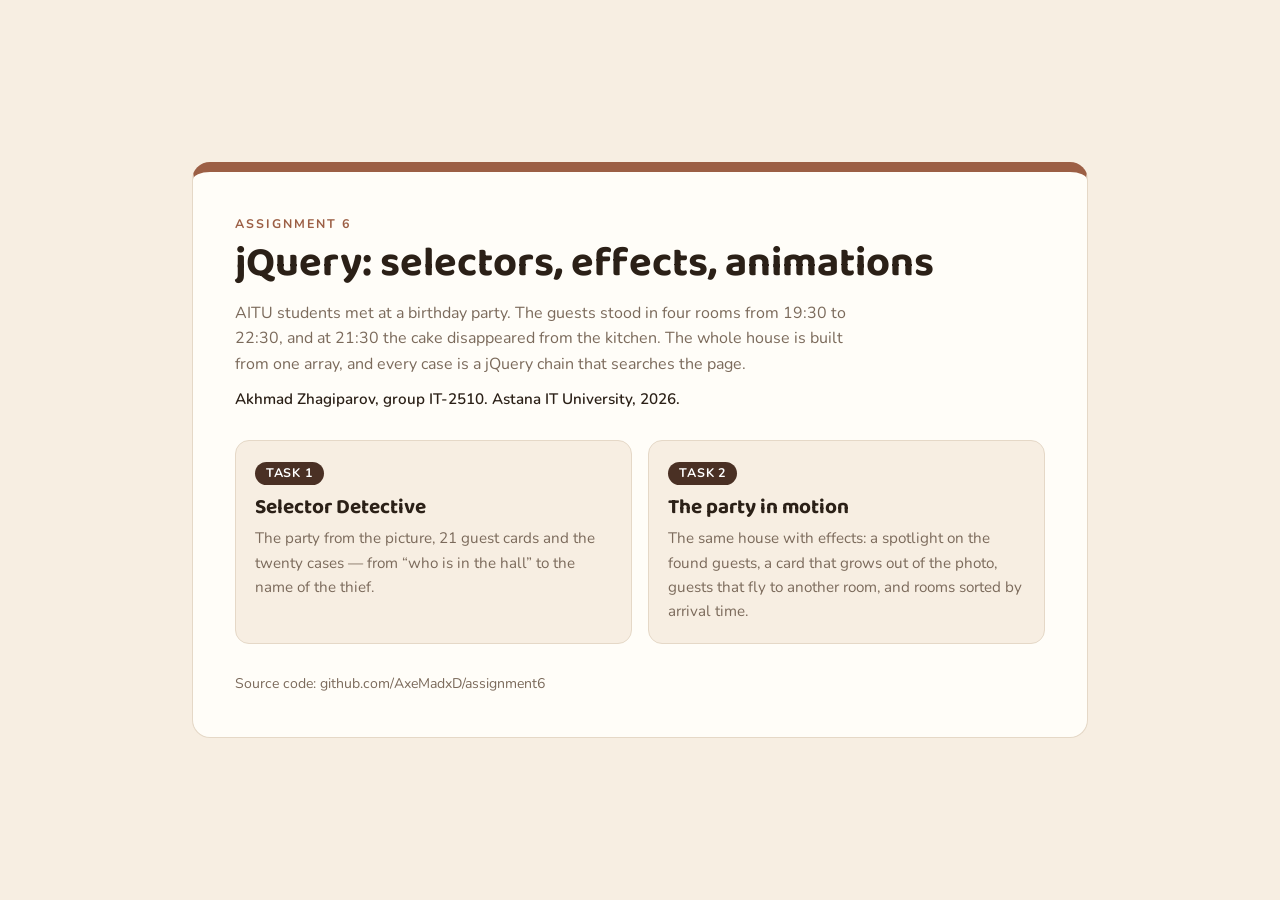
<file: index.html>
<!DOCTYPE html>
<html lang="en">
<head>
    <meta charset="UTF-8">
    <meta name="viewport" content="width=device-width, initial-scale=1">
    <meta name="description" content="Assignment 6: jQuery selectors, traversal, effects and animations. A birthday party rebuilt from an array, twenty cases and four animated effects.">
    <title>Assignment 6. jQuery</title>
    <link rel="icon" href="favicon.svg" type="image/svg+xml">
    <link rel="preconnect" href="https://fonts.googleapis.com">
    <link rel="preconnect" href="https://fonts.gstatic.com" crossorigin>
    <link href="https://fonts.googleapis.com/css2?family=Baloo+2:wght@500;600;700&family=Nunito:wght@400;600;700&display=swap" rel="stylesheet">
    <link rel="stylesheet" href="css/hub.css">
</head>
<body>
    <main class="hub">
        <div class="hub__box">
            <p class="hub__eyebrow">Assignment 6</p>
            <h1>jQuery: selectors, effects, animations</h1>
            <p class="hub__lead">AITU students met at a birthday party. The guests stood in four rooms from 19:30 to 22:30, and at 21:30 the cake disappeared from the kitchen. The whole house is built from one array, and every case is a jQuery chain that searches the page.</p>
            <p class="hub__who">Akhmad Zhagiparov, group IT-2510. Astana IT University, 2026.</p>

            <div class="hub__tiles">
                <a class="tile" href="task1/index.html">
                    <span class="tile__num">Task 1</span>
                    <h2>Selector Detective</h2>
                    <p>The party from the picture, 21 guest cards and the twenty cases &mdash; from &ldquo;who is in the hall&rdquo; to the name of the thief.</p>
                </a>
                <a class="tile" href="task2/index.html">
                    <span class="tile__num">Task 2</span>
                    <h2>The party in motion</h2>
                    <p>The same house with effects: a spotlight on the found guests, a card that grows out of the photo, guests that fly to another room, and rooms sorted by arrival time.</p>
                </a>
            </div>

            <p class="hub__foot">Source code: github.com/AxeMadxD/assignment6</p>
        </div>
    </main>
</body>
</html>
</file>
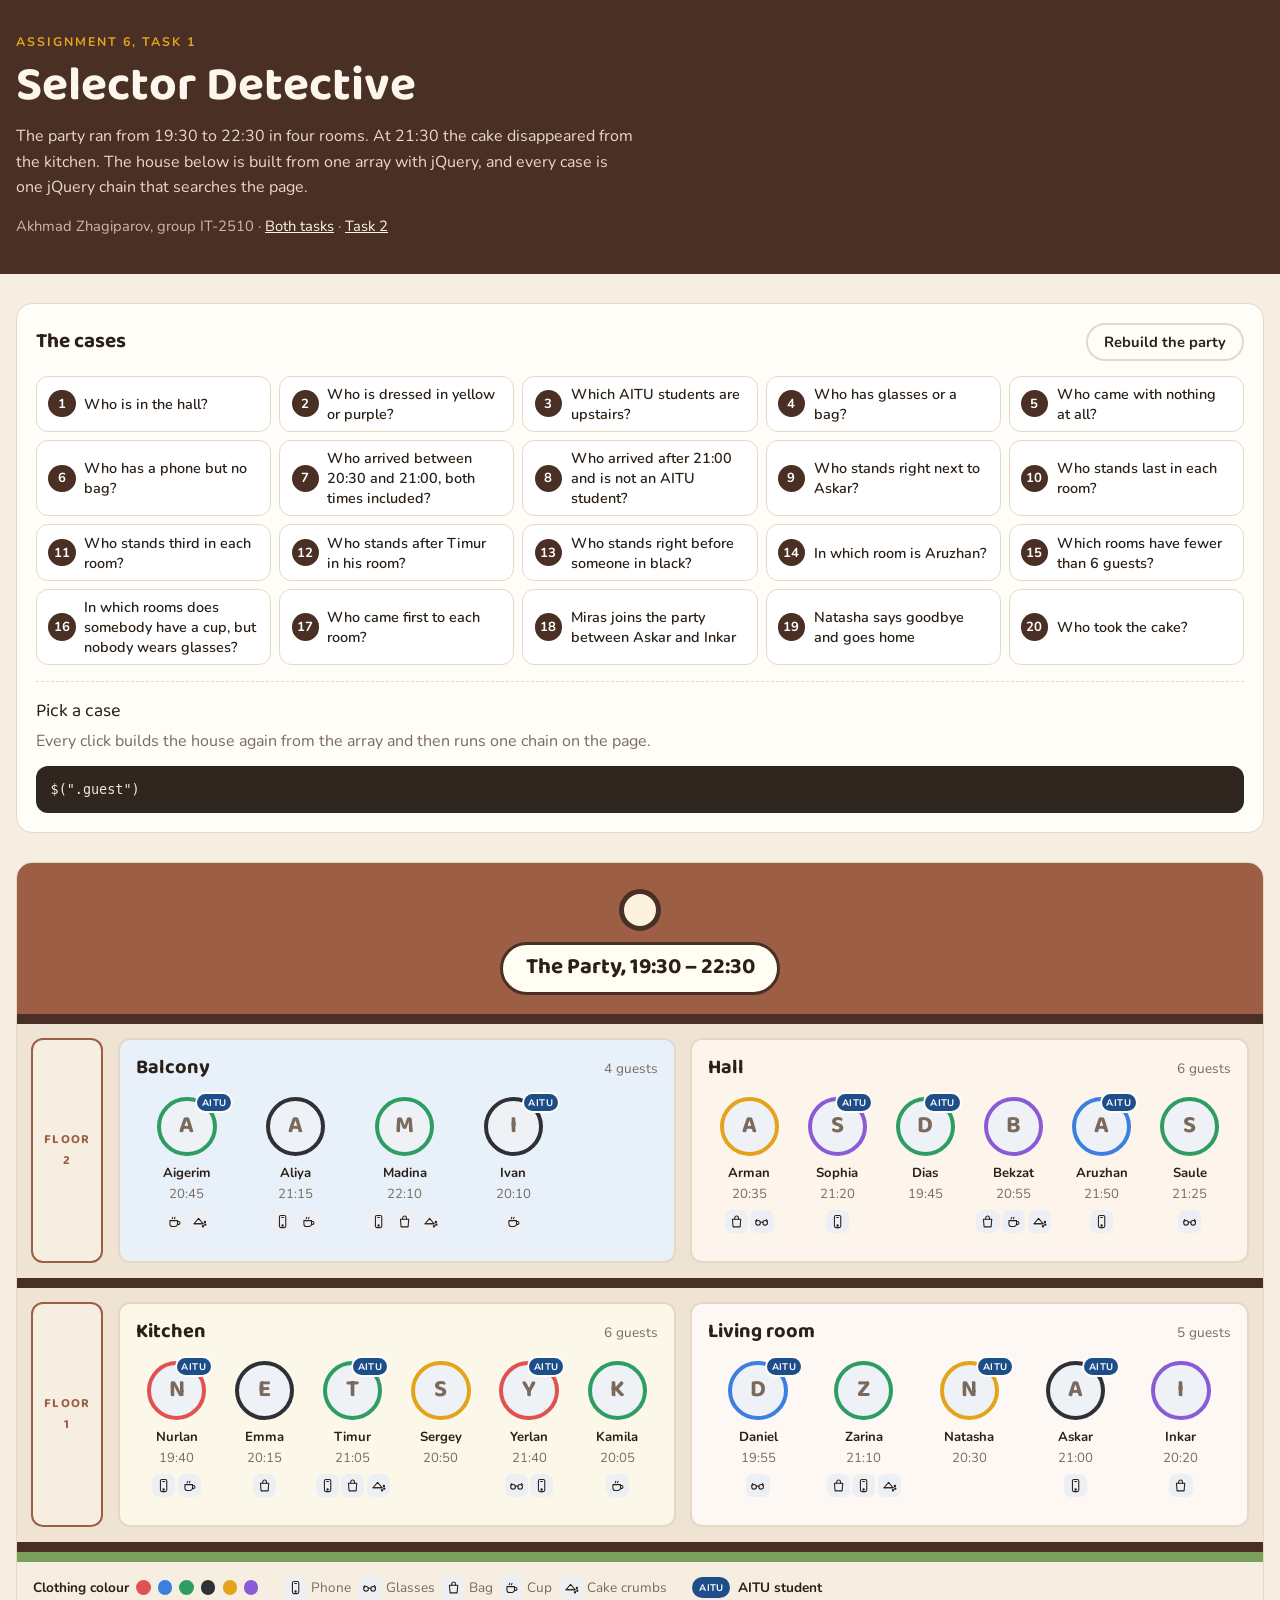
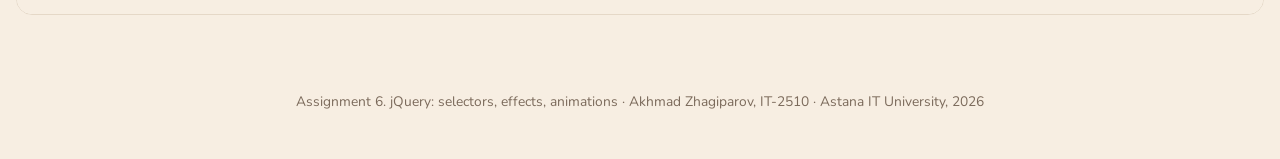
<file: task1/index.html>
<!DOCTYPE html>
<html lang="en">
<head>
    <meta charset="UTF-8">
    <meta name="viewport" content="width=device-width, initial-scale=1">
    <meta name="description" content="Task 1 of Assignment 6: the birthday party rebuilt from an array with jQuery, and twenty cases that find the thief.">
    <title>Task 1. Selector Detective</title>
    <link rel="icon" href="../favicon.svg" type="image/svg+xml">
    <link rel="preconnect" href="https://fonts.googleapis.com">
    <link rel="preconnect" href="https://fonts.gstatic.com" crossorigin>
    <link href="https://fonts.googleapis.com/css2?family=Baloo+2:wght@500;600;700&family=Nunito:wght@400;600;700&display=swap" rel="stylesheet">
    <link rel="stylesheet" href="css/style.css">
    <script src="https://code.jquery.com/jquery-3.7.1.min.js" integrity="sha256-/JqT3SQfawRcv/BIHPThkBvs0OEvtFFmqPF/lYI/Cxo=" crossorigin="anonymous" defer></script>
    <script src="js/party.js" defer></script>
</head>
<body>
    <header class="top">
        <div class="shell">
            <p class="top__eyebrow">Assignment 6, Task 1</p>
            <h1>Selector Detective</h1>
            <p class="top__lead">The party ran from 19:30 to 22:30 in four rooms. At 21:30 the cake disappeared from the kitchen. The house below is built from one array with jQuery, and every case is one jQuery chain that searches the page.</p>
            <p class="top__who">Akhmad Zhagiparov, group IT-2510 &middot; <a href="../index.html">Both tasks</a> &middot; <a href="../task2/index.html">Task 2</a></p>
        </div>
    </header>

    <main class="shell">
        <section class="panel" aria-labelledby="cases-title">
            <div class="panel__head">
                <h2 id="cases-title">The cases</h2>
                <button type="button" class="btn btn--ghost" id="reset">Rebuild the party</button>
            </div>
            <div class="cases" id="cases"></div>

            <div class="verdict" id="verdict">
                <p class="verdict__case" id="verdict-case">Pick a case</p>
                <p class="verdict__answer" id="verdict-answer">Every click builds the house again from the array and then runs one chain on the page.</p>
                <pre class="verdict__code" id="verdict-code">$(".guest")</pre>
            </div>
        </section>

        <section class="house" aria-label="The house">
            <div class="roof">
                <div class="roof__window"></div>
                <p class="roof__sign">The Party, 19:30 &ndash; 22:30</p>
            </div>

            <div class="floors" id="floors"></div>

            <div class="legend">
                <div class="legend__group">
                    <span class="legend__title">Clothing colour</span>
                    <span class="dot dot--red"></span>
                    <span class="dot dot--blue"></span>
                    <span class="dot dot--green"></span>
                    <span class="dot dot--black"></span>
                    <span class="dot dot--yellow"></span>
                    <span class="dot dot--purple"></span>
                </div>
                <div class="legend__group" id="legend-items"></div>
                <div class="legend__group">
                    <span class="badge badge--legend">AITU</span>
                    <span class="legend__title">AITU student</span>
                </div>
            </div>
        </section>
    </main>

    <footer class="foot">
        <div class="shell">
            <p>Assignment 6. jQuery: selectors, effects, animations &middot; Akhmad Zhagiparov, IT-2510 &middot; Astana IT University, 2026</p>
        </div>
    </footer>

    <div id="sprite" hidden>
        <svg class="ico ico--phone" viewBox="0 0 24 24" aria-hidden="true"><rect x="7" y="2.5" width="10" height="19" rx="2.4"></rect><line x1="10.6" y1="5.4" x2="13.4" y2="5.4"></line><circle cx="12" cy="18.2" r="1.05"></circle></svg>
        <svg class="ico ico--glasses" viewBox="0 0 24 24" aria-hidden="true"><circle cx="6.4" cy="14" r="3.7"></circle><circle cx="17.6" cy="14" r="3.7"></circle><path d="M10.1 13.4c1.2-.9 2.6-.9 3.8 0"></path><path d="M2.7 11.4 4.4 8.6"></path><path d="M21.3 11.4 19.6 8.6"></path></svg>
        <svg class="ico ico--bag" viewBox="0 0 24 24" aria-hidden="true"><path d="M5.4 8.4h13.2l-1.1 12H6.5z"></path><path d="M9 8.4V6.2a3 3 0 0 1 6 0v2.2"></path></svg>
        <svg class="ico ico--cup" viewBox="0 0 24 24" aria-hidden="true"><path d="M4.6 10.5h12v5.2a4 4 0 0 1-4 4h-4a4 4 0 0 1-4-4z"></path><path d="M16.6 11.8h1.6a2.3 2.3 0 0 1 0 4.6h-1.6"></path><path d="M8.2 7.4c0-1 .9-1.3.9-2.3M11.8 7.4c0-1 .9-1.3.9-2.3"></path></svg>
        <svg class="ico ico--crumbs" viewBox="0 0 24 24" aria-hidden="true"><path d="M3.2 15.4 10.4 7l7.2 8.4z"></path><path d="M3.2 15.4h14.4"></path><circle cx="20.4" cy="12.6" r="1"></circle><circle cx="21" cy="16.8" r="1"></circle><circle cx="17.4" cy="19.4" r="1"></circle></svg>
    </div>
</body>
</html>
</file>
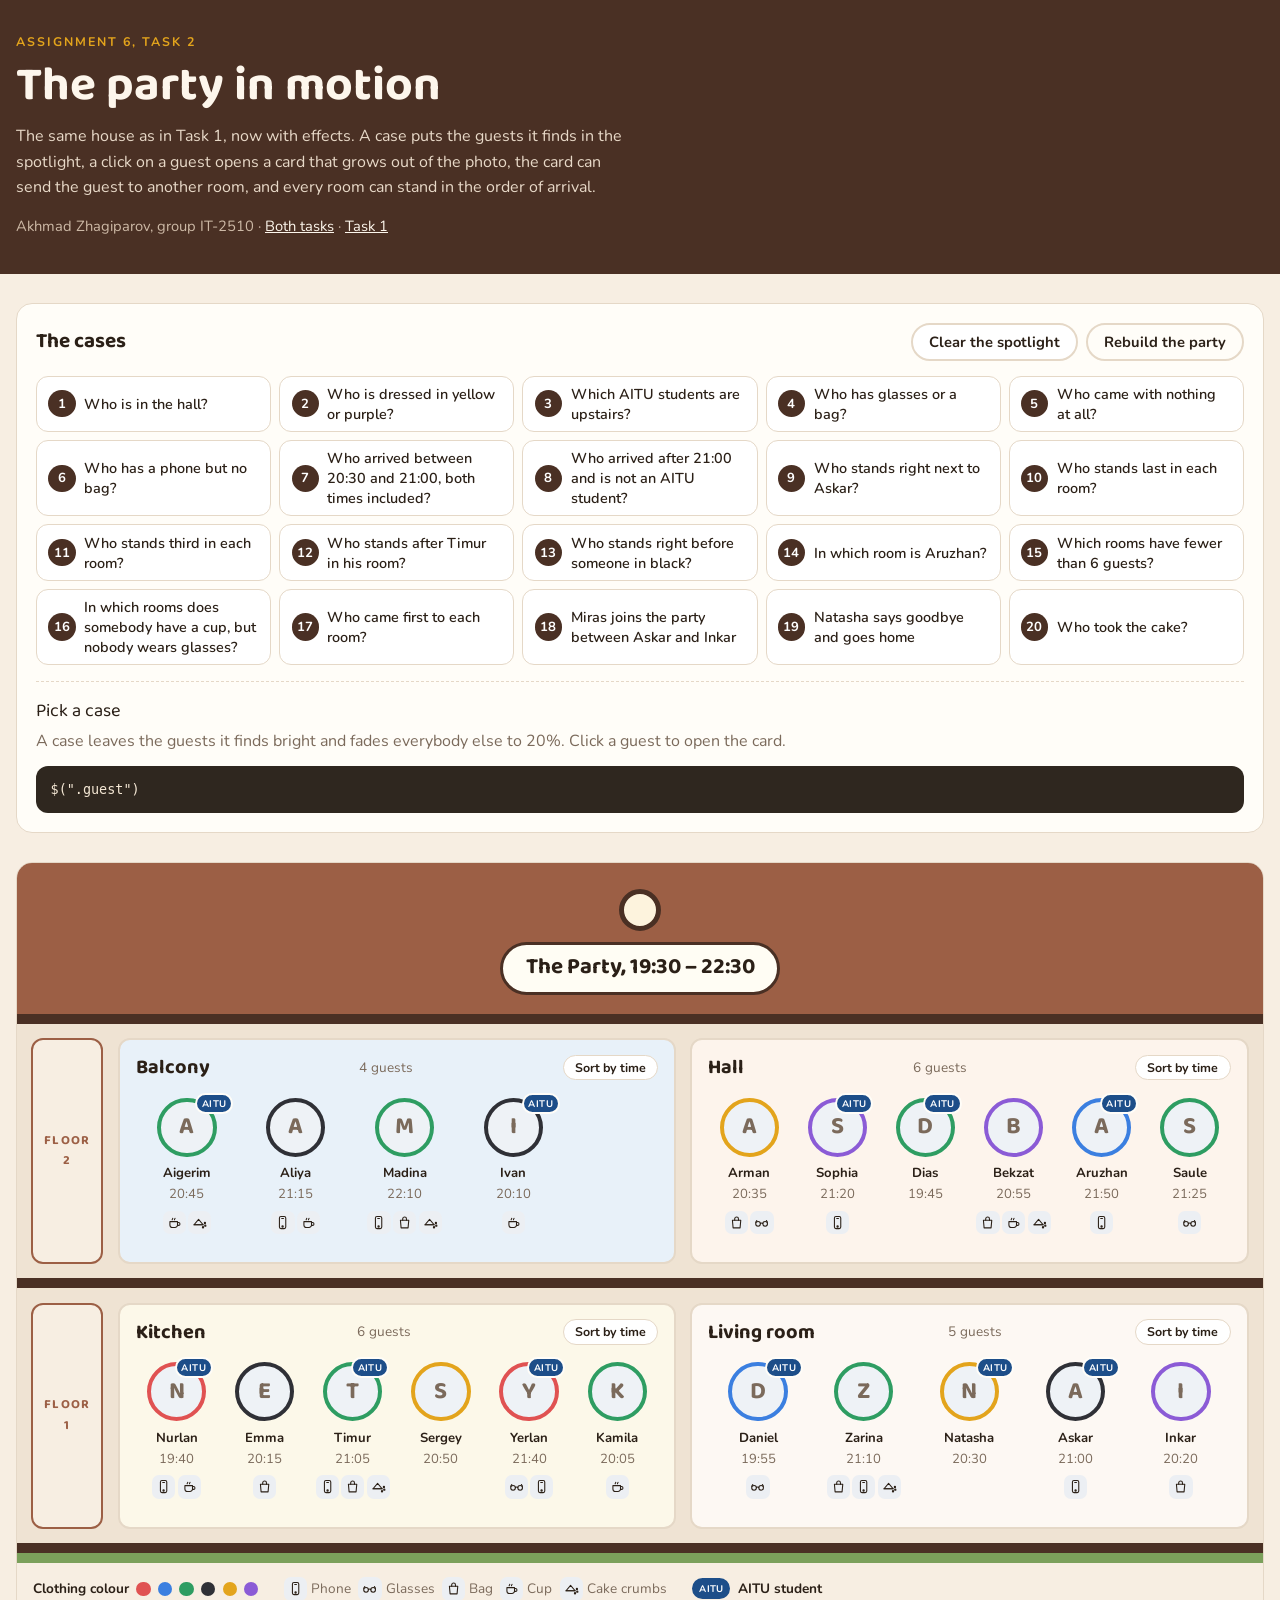
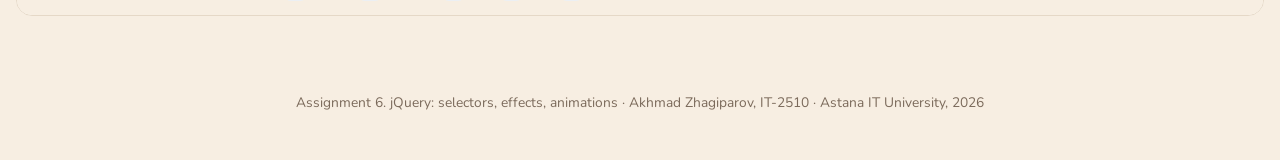
<file: task2/index.html>
<!DOCTYPE html>
<html lang="en">
<head>
    <meta charset="UTF-8">
    <meta name="viewport" content="width=device-width, initial-scale=1">
    <meta name="description" content="Task 2 of Assignment 6: the same party with jQuery effects - a spotlight, a guest card that grows out of the photo, moving guests between rooms and sorting by arrival time.">
    <title>Task 2. The party in motion</title>
    <link rel="icon" href="../favicon.svg" type="image/svg+xml">
    <link rel="preconnect" href="https://fonts.googleapis.com">
    <link rel="preconnect" href="https://fonts.gstatic.com" crossorigin>
    <link href="https://fonts.googleapis.com/css2?family=Baloo+2:wght@500;600;700&family=Nunito:wght@400;600;700&display=swap" rel="stylesheet">
    <link rel="stylesheet" href="css/style.css">
    <script src="https://code.jquery.com/jquery-3.7.1.min.js" integrity="sha256-/JqT3SQfawRcv/BIHPThkBvs0OEvtFFmqPF/lYI/Cxo=" crossorigin="anonymous" defer></script>
    <script src="js/party.js" defer></script>
</head>
<body>
    <header class="top">
        <div class="shell">
            <p class="top__eyebrow">Assignment 6, Task 2</p>
            <h1>The party in motion</h1>
            <p class="top__lead">The same house as in Task 1, now with effects. A case puts the guests it finds in the spotlight, a click on a guest opens a card that grows out of the photo, the card can send the guest to another room, and every room can stand in the order of arrival.</p>
            <p class="top__who">Akhmad Zhagiparov, group IT-2510 &middot; <a href="../index.html">Both tasks</a> &middot; <a href="../task1/index.html">Task 1</a></p>
        </div>
    </header>

    <main class="shell">
        <section class="panel" aria-labelledby="cases-title">
            <div class="panel__head">
                <h2 id="cases-title">The cases</h2>
                <div class="panel__buttons">
                    <button type="button" class="btn" id="clear">Clear the spotlight</button>
                    <button type="button" class="btn btn--ghost" id="reset">Rebuild the party</button>
                </div>
            </div>
            <div class="cases" id="cases"></div>

            <div class="verdict" id="verdict">
                <p class="verdict__case" id="verdict-case">Pick a case</p>
                <p class="verdict__answer" id="verdict-answer">A case leaves the guests it finds bright and fades everybody else to 20%. Click a guest to open the card.</p>
                <pre class="verdict__code" id="verdict-code">$(".guest")</pre>
            </div>
        </section>

        <section class="house" aria-label="The house">
            <div class="roof">
                <div class="roof__window"></div>
                <p class="roof__sign">The Party, 19:30 &ndash; 22:30</p>
            </div>

            <div class="floors" id="floors"></div>

            <div class="legend">
                <div class="legend__group">
                    <span class="legend__title">Clothing colour</span>
                    <span class="dot dot--red"></span>
                    <span class="dot dot--blue"></span>
                    <span class="dot dot--green"></span>
                    <span class="dot dot--black"></span>
                    <span class="dot dot--yellow"></span>
                    <span class="dot dot--purple"></span>
                </div>
                <div class="legend__group" id="legend-items"></div>
                <div class="legend__group">
                    <span class="badge badge--legend">AITU</span>
                    <span class="legend__title">AITU student</span>
                </div>
            </div>
        </section>
    </main>

    <footer class="foot">
        <div class="shell">
            <p>Assignment 6. jQuery: selectors, effects, animations &middot; Akhmad Zhagiparov, IT-2510 &middot; Astana IT University, 2026</p>
        </div>
    </footer>

    <div class="layer" id="layer" hidden>
        <div class="layer__back"></div>
    </div>

    <div id="sprite" hidden>
        <svg class="ico ico--phone" viewBox="0 0 24 24" aria-hidden="true"><rect x="7" y="2.5" width="10" height="19" rx="2.4"></rect><line x1="10.6" y1="5.4" x2="13.4" y2="5.4"></line><circle cx="12" cy="18.2" r="1.05"></circle></svg>
        <svg class="ico ico--glasses" viewBox="0 0 24 24" aria-hidden="true"><circle cx="6.4" cy="14" r="3.7"></circle><circle cx="17.6" cy="14" r="3.7"></circle><path d="M10.1 13.4c1.2-.9 2.6-.9 3.8 0"></path><path d="M2.7 11.4 4.4 8.6"></path><path d="M21.3 11.4 19.6 8.6"></path></svg>
        <svg class="ico ico--bag" viewBox="0 0 24 24" aria-hidden="true"><path d="M5.4 8.4h13.2l-1.1 12H6.5z"></path><path d="M9 8.4V6.2a3 3 0 0 1 6 0v2.2"></path></svg>
        <svg class="ico ico--cup" viewBox="0 0 24 24" aria-hidden="true"><path d="M4.6 10.5h12v5.2a4 4 0 0 1-4 4h-4a4 4 0 0 1-4-4z"></path><path d="M16.6 11.8h1.6a2.3 2.3 0 0 1 0 4.6h-1.6"></path><path d="M8.2 7.4c0-1 .9-1.3.9-2.3M11.8 7.4c0-1 .9-1.3.9-2.3"></path></svg>
        <svg class="ico ico--crumbs" viewBox="0 0 24 24" aria-hidden="true"><path d="M3.2 15.4 10.4 7l7.2 8.4z"></path><path d="M3.2 15.4h14.4"></path><circle cx="20.4" cy="12.6" r="1"></circle><circle cx="21" cy="16.8" r="1"></circle><circle cx="17.4" cy="19.4" r="1"></circle></svg>
    </div>
</body>
</html>
</file>
<file: css/hub.css>
:root {
    --ink: #2b2017;
    --muted: #7b6a5b;
    --line: #e5d8c7;
    --paper: #fffdf8;
    --wall: #f7eee2;
    --roof: #4a3024;
    --brick: #9c5f45;
    --gold: #e3a41c;
}

* {
    box-sizing: border-box;
}

body {
    margin: 0;
    background-color: var(--wall);
    color: var(--ink);
    font-family: "Nunito", "Segoe UI", Arial, sans-serif;
    line-height: 1.6;
}

h1, h2 {
    font-family: "Baloo 2", "Segoe UI", Arial, sans-serif;
    margin: 0;
    line-height: 1.15;
}

.hub {
    min-height: 100vh;
    display: grid;
    place-items: center;
    padding: 2rem 16px;
}

.hub__box {
    width: min(100%, 56rem);
    background-color: var(--paper);
    border: 1px solid var(--line);
    border-top: 10px solid var(--brick);
    border-radius: 18px;
    padding: clamp(1.4rem, 4vw, 2.6rem);
}

.hub__eyebrow {
    margin: 0 0 0.4rem;
    font-weight: 700;
    letter-spacing: 0.16em;
    text-transform: uppercase;
    font-size: 0.78rem;
    color: var(--brick);
}

.hub h1 {
    font-size: clamp(1.7rem, 1.2rem + 2.4vw, 2.6rem);
}

.hub__lead {
    margin: 0.8rem 0 0;
    max-width: 62ch;
    color: var(--muted);
}

.hub__who {
    margin: 0.6rem 0 0;
    font-weight: 600;
    font-size: 0.95rem;
}

.hub__tiles {
    display: grid;
    gap: 1rem;
    grid-template-columns: repeat(auto-fit, minmax(16rem, 1fr));
    margin-top: 1.8rem;
}

.tile {
    display: block;
    background-color: var(--wall);
    border: 1px solid var(--line);
    border-radius: 14px;
    padding: 1.2rem;
    text-decoration: none;
    color: inherit;
}

.tile:hover,
.tile:focus-visible {
    border-color: var(--brick);
    background-color: #fdf3e2;
}

.tile:focus-visible {
    outline: 3px solid rgba(156, 95, 69, 0.55);
    outline-offset: 2px;
}

.tile__num {
    display: inline-block;
    background-color: var(--roof);
    color: #fff;
    font-weight: 700;
    font-size: 0.78rem;
    letter-spacing: 0.06em;
    text-transform: uppercase;
    border-radius: 999px;
    padding: 0.1rem 0.7rem;
    margin-bottom: 0.7rem;
}

.tile h2 {
    font-size: 1.3rem;
}

.tile p {
    margin: 0.4rem 0 0;
    color: var(--muted);
    font-size: 0.95rem;
}

.hub__foot {
    margin: 1.8rem 0 0;
    color: var(--muted);
    font-size: 0.88rem;
}
</file>
<file: task1/css/style.css>
:root {
    --ink: #2b2017;
    --muted: #7b6a5b;
    --line: #e5d8c7;
    --paper: #fffdf8;
    --wall: #f7eee2;
    --roof: #4a3024;
    --brick: #9c5f45;
    --sky: #e8f1f9;
    --grass: #7ba05b;
    --gold: #e3a41c;
    --spot: #fff3d0;
    --red: #e05252;
    --blue: #3b7fe0;
    --green: #2e9d62;
    --black: #2f3036;
    --yellow: #e3a41c;
    --purple: #8b5bd6;
    --radius: 16px;
}

* {
    box-sizing: border-box;
}

body {
    margin: 0;
    background-color: var(--wall);
    color: var(--ink);
    font-family: "Nunito", "Segoe UI", Arial, sans-serif;
    font-size: 16px;
    line-height: 1.6;
}

h1, h2, h3 {
    font-family: "Baloo 2", "Segoe UI", Arial, sans-serif;
    margin: 0;
    line-height: 1.2;
}

.shell {
    width: min(100%, 88rem);
    margin-inline: auto;
    padding-inline: 16px;
}

.top {
    background-color: var(--roof);
    color: #fdf6ec;
    padding-block: 2rem 2.2rem;
}

.top__eyebrow {
    margin: 0 0 0.3rem;
    font-weight: 700;
    letter-spacing: 0.16em;
    text-transform: uppercase;
    font-size: 0.78rem;
    color: var(--gold);
}

.top h1 {
    font-size: clamp(1.9rem, 1.3rem + 2.6vw, 3rem);
}

.top__lead {
    margin: 0.6rem 0 0;
    max-width: 62ch;
    color: #e8d9c8;
}

.top__who {
    margin: 0.9rem 0 0;
    font-size: 0.92rem;
    color: #cdb9a6;
}

.top__who a {
    color: #fdf6ec;
}

main {
    padding-block: 1.8rem 2.5rem;
}

.panel {
    background-color: var(--paper);
    border: 1px solid var(--line);
    border-radius: var(--radius);
    padding: 1.2rem;
    margin-bottom: 1.8rem;
}

.panel__head {
    display: flex;
    flex-wrap: wrap;
    gap: 0.8rem;
    align-items: center;
    justify-content: space-between;
    margin-bottom: 0.9rem;
}

.panel__head h2 {
    font-size: 1.3rem;
}

.cases {
    display: grid;
    grid-template-columns: repeat(auto-fill, minmax(13rem, 1fr));
    gap: 0.5rem;
}

.btn {
    font-family: inherit;
    font-size: 0.92rem;
    font-weight: 700;
    color: var(--ink);
    background-color: #fff;
    border: 2px solid var(--line);
    border-radius: 999px;
    padding: 0.45rem 1rem;
    cursor: pointer;
}

.btn:hover {
    border-color: var(--brick);
    background-color: var(--spot);
}

.btn:focus-visible {
    outline: 3px solid rgba(156, 95, 69, 0.55);
    outline-offset: 2px;
}

.btn:active {
    background-color: #f6e4bd;
}

.btn--ghost {
    background-color: transparent;
}

.case {
    display: flex;
    align-items: center;
    gap: 0.55rem;
    text-align: left;
    width: 100%;
    font-family: inherit;
    font-size: 0.9rem;
    font-weight: 600;
    color: var(--ink);
    background-color: #fff;
    border: 1px solid var(--line);
    border-radius: 12px;
    padding: 0.45rem 0.7rem;
    cursor: pointer;
}

.case:hover {
    border-color: var(--brick);
    background-color: var(--spot);
}

.case:focus-visible {
    outline: 3px solid rgba(156, 95, 69, 0.55);
    outline-offset: 2px;
}

.case__n {
    flex: none;
    width: 1.7rem;
    height: 1.7rem;
    display: grid;
    place-items: center;
    border-radius: 999px;
    background-color: var(--roof);
    color: #fff;
    font-size: 0.82rem;
    font-weight: 700;
}

.case.is-active {
    border-color: var(--roof);
    background-color: var(--spot);
}

.case.is-active .case__n {
    background-color: var(--brick);
}

.verdict {
    margin-top: 1rem;
    border-top: 1px dashed var(--line);
    padding-top: 0.9rem;
}

.verdict__case {
    margin: 0;
    font-family: "Baloo 2", "Segoe UI", Arial, sans-serif;
    font-size: 1.15rem;
}

.verdict__answer {
    margin: 0.2rem 0 0.7rem;
    color: var(--muted);
}

.verdict__answer strong {
    color: var(--ink);
}

.verdict__code {
    margin: 0;
    overflow-x: auto;
    background-color: #2f271f;
    color: #f4e7d4;
    border-radius: 12px;
    padding: 0.8rem 0.9rem;
    font-family: "DejaVu Sans Mono", Consolas, monospace;
    font-size: 0.84rem;
    line-height: 1.6;
    font-variant-ligatures: none;
}

.house {
    background-color: var(--paper);
    border: 1px solid var(--line);
    border-radius: var(--radius);
    overflow: hidden;
}

.roof {
    position: relative;
    background-color: var(--brick);
    border-bottom: 10px solid var(--roof);
    padding: 1.6rem 1rem 1.2rem;
    text-align: center;
}

.roof__window {
    width: 42px;
    height: 42px;
    margin: 0 auto 0.7rem;
    border-radius: 999px;
    background-color: #fdf3dd;
    border: 5px solid var(--roof);
}

.roof__sign {
    display: inline-block;
    margin: 0;
    background-color: #fffdf4;
    border: 3px solid var(--roof);
    border-radius: 999px;
    padding: 0.35rem 1.4rem;
    font-family: "Baloo 2", "Segoe UI", Arial, sans-serif;
    font-size: clamp(1rem, 0.8rem + 0.9vw, 1.4rem);
    font-weight: 700;
}

.floor {
    border-bottom: 10px solid var(--roof);
    background-color: #efe3d3;
    padding: 0.9rem;
    display: grid;
    gap: 0.9rem;
    grid-template-columns: 4.5rem 1fr;
    align-items: stretch;
}

.floor__label {
    display: grid;
    place-items: center;
    background-color: var(--wall);
    border: 2px solid var(--brick);
    border-radius: 12px;
    font-family: "Baloo 2", "Segoe UI", Arial, sans-serif;
    font-weight: 700;
    letter-spacing: 0.1em;
    text-transform: uppercase;
    font-size: 0.8rem;
    color: var(--brick);
    text-align: center;
    padding: 0.4rem;
}

.floor__rooms {
    display: grid;
    gap: 0.9rem;
    grid-template-columns: repeat(2, minmax(0, 1fr));
}

.room {
    background-color: var(--paper);
    border: 2px solid var(--line);
    border-radius: 12px;
    padding: 0.9rem 1rem 1.1rem;
    min-width: 0;
}

.room[data-room="balcony"] {
    background-color: var(--sky);
}

.room[data-room="hall"] {
    background-color: #fdf4ec;
}

.room[data-room="kitchen"] {
    background-color: #fcf8e9;
}

.room[data-room="living"] {
    background-color: #fdf8f3;
}

.room__head {
    display: flex;
    flex-wrap: wrap;
    gap: 0.5rem;
    align-items: baseline;
    justify-content: space-between;
    margin-bottom: 0.7rem;
}

.room__name {
    font-size: 1.25rem;
}

.room__count {
    font-size: 0.85rem;
    color: var(--muted);
}

.room__row {
    display: flex;
    flex-wrap: wrap;
    gap: 0.4rem;
    align-items: flex-start;
    min-height: 9.5rem;
}

.room.is-found {
    border-color: var(--gold);
    background-color: var(--spot);
}

.guest {
    position: relative;
    flex: 1 1 4.4rem;
    min-width: 4.2rem;
    max-width: 6.4rem;
    margin: 0;
    padding: 0.4rem 0.2rem 0.5rem;
    border-radius: 12px;
    text-align: center;
    background-color: transparent;
}

.guest:focus-visible {
    outline: 3px solid rgba(156, 95, 69, 0.55);
    outline-offset: 2px;
}

.guest.is-found {
    background-color: var(--spot);
    box-shadow: 0 0 0 3px var(--gold);
}

.guest__ring {
    position: relative;
    width: 3.7rem;
    height: 3.7rem;
    margin: 0 auto;
    border-radius: 999px;
    border: 4px solid var(--ring, var(--line));
    background-color: #eef2f6;
    overflow: hidden;
}

.guest__photo {
    display: block;
    width: 100%;
    height: 100%;
}

.guest__initial {
    display: grid;
    place-items: center;
    width: 100%;
    height: 100%;
    font-family: "Baloo 2", "Segoe UI", Arial, sans-serif;
    font-size: 1.5rem;
    font-weight: 700;
    color: var(--muted);
}

.wear-red { --ring: var(--red); }
.wear-blue { --ring: var(--blue); }
.wear-green { --ring: var(--green); }
.wear-black { --ring: var(--black); }
.wear-yellow { --ring: var(--yellow); }
.wear-purple { --ring: var(--purple); }

.badge {
    position: absolute;
    top: 0.1rem;
    right: 0.3rem;
    z-index: 2;
    background-color: #1d4e89;
    color: #fff;
    border: 2px solid var(--paper);
    border-radius: 999px;
    font-size: 0.6rem;
    font-weight: 700;
    letter-spacing: 0.04em;
    padding: 0.05rem 0.3rem;
}

.badge--legend {
    position: static;
    border-color: #1d4e89;
}

.guest__name {
    margin: 0.4rem 0 0;
    font-weight: 700;
    font-size: 0.82rem;
    white-space: nowrap;
}

.guest__time {
    margin: 0;
    font-size: 0.82rem;
    color: var(--muted);
    font-variant-numeric: tabular-nums;
}

.guest__items {
    display: flex;
    flex-wrap: wrap;
    justify-content: center;
    gap: 0.15rem;
    margin-top: 0.35rem;
    min-height: 1.6rem;
}

.item {
    display: grid;
    place-items: center;
    width: 1.45rem;
    height: 1.45rem;
    border-radius: 7px;
    background-color: #eceff3;
    color: var(--ink);
}

.ico {
    width: 0.95rem;
    height: 0.95rem;
    fill: none;
    stroke: currentColor;
    stroke-width: 1.7;
    stroke-linecap: round;
    stroke-linejoin: round;
}

.legend {
    display: flex;
    flex-wrap: wrap;
    gap: 0.6rem 1.6rem;
    align-items: center;
    padding: 0.9rem 1rem;
    background-color: var(--wall);
    border-top: 10px solid var(--grass);
}

.legend__group {
    display: flex;
    flex-wrap: wrap;
    gap: 0.45rem;
    align-items: center;
    font-size: 0.85rem;
    color: var(--muted);
}

.legend__title {
    font-weight: 700;
    color: var(--ink);
}

.legend__item {
    display: flex;
    align-items: center;
    gap: 0.25rem;
}

.dot {
    width: 0.9rem;
    height: 0.9rem;
    border-radius: 999px;
}

.dot--red { background-color: var(--red); }
.dot--blue { background-color: var(--blue); }
.dot--green { background-color: var(--green); }
.dot--black { background-color: var(--black); }
.dot--yellow { background-color: var(--yellow); }
.dot--purple { background-color: var(--purple); }

.foot {
    padding-block: 1.4rem 2rem;
    color: var(--muted);
    font-size: 0.86rem;
    text-align: center;
}

@media (max-width: 62rem) {
    .floor {
        grid-template-columns: 1fr;
    }

    .floor__label {
        padding: 0.25rem;
    }

    .floor__rooms {
        grid-template-columns: 1fr;
    }
}

@media (max-width: 30rem) {
    .guest {
        flex-basis: 4.4rem;
    }
}
</file>
<file: task2/css/style.css>
:root {
    --ink: #2b2017;
    --muted: #7b6a5b;
    --line: #e5d8c7;
    --paper: #fffdf8;
    --wall: #f7eee2;
    --roof: #4a3024;
    --brick: #9c5f45;
    --sky: #e8f1f9;
    --grass: #7ba05b;
    --gold: #e3a41c;
    --spot: #fff3d0;
    --red: #e05252;
    --blue: #3b7fe0;
    --green: #2e9d62;
    --black: #2f3036;
    --yellow: #e3a41c;
    --purple: #8b5bd6;
    --radius: 16px;
}

* {
    box-sizing: border-box;
}

body {
    margin: 0;
    background-color: var(--wall);
    color: var(--ink);
    font-family: "Nunito", "Segoe UI", Arial, sans-serif;
    font-size: 16px;
    line-height: 1.6;
}

h1, h2, h3 {
    font-family: "Baloo 2", "Segoe UI", Arial, sans-serif;
    margin: 0;
    line-height: 1.2;
}

.shell {
    width: min(100%, 88rem);
    margin-inline: auto;
    padding-inline: 16px;
}

.top {
    background-color: var(--roof);
    color: #fdf6ec;
    padding-block: 2rem 2.2rem;
}

.top__eyebrow {
    margin: 0 0 0.3rem;
    font-weight: 700;
    letter-spacing: 0.16em;
    text-transform: uppercase;
    font-size: 0.78rem;
    color: var(--gold);
}

.top h1 {
    font-size: clamp(1.9rem, 1.3rem + 2.6vw, 3rem);
}

.top__lead {
    margin: 0.6rem 0 0;
    max-width: 62ch;
    color: #e8d9c8;
}

.top__who {
    margin: 0.9rem 0 0;
    font-size: 0.92rem;
    color: #cdb9a6;
}

.top__who a {
    color: #fdf6ec;
}

main {
    padding-block: 1.8rem 2.5rem;
}

.panel {
    background-color: var(--paper);
    border: 1px solid var(--line);
    border-radius: var(--radius);
    padding: 1.2rem;
    margin-bottom: 1.8rem;
}

.panel__head {
    display: flex;
    flex-wrap: wrap;
    gap: 0.8rem;
    align-items: center;
    justify-content: space-between;
    margin-bottom: 0.9rem;
}

.panel__head h2 {
    font-size: 1.3rem;
}

.cases {
    display: grid;
    grid-template-columns: repeat(auto-fill, minmax(13rem, 1fr));
    gap: 0.5rem;
}

.btn {
    font-family: inherit;
    font-size: 0.92rem;
    font-weight: 700;
    color: var(--ink);
    background-color: #fff;
    border: 2px solid var(--line);
    border-radius: 999px;
    padding: 0.45rem 1rem;
    cursor: pointer;
}

.btn:hover {
    border-color: var(--brick);
    background-color: var(--spot);
}

.btn:focus-visible {
    outline: 3px solid rgba(156, 95, 69, 0.55);
    outline-offset: 2px;
}

.btn:active {
    background-color: #f6e4bd;
}

.btn--ghost {
    background-color: transparent;
}

.case {
    display: flex;
    align-items: center;
    gap: 0.55rem;
    text-align: left;
    width: 100%;
    font-family: inherit;
    font-size: 0.9rem;
    font-weight: 600;
    color: var(--ink);
    background-color: #fff;
    border: 1px solid var(--line);
    border-radius: 12px;
    padding: 0.45rem 0.7rem;
    cursor: pointer;
}

.case:hover {
    border-color: var(--brick);
    background-color: var(--spot);
}

.case:focus-visible {
    outline: 3px solid rgba(156, 95, 69, 0.55);
    outline-offset: 2px;
}

.case__n {
    flex: none;
    width: 1.7rem;
    height: 1.7rem;
    display: grid;
    place-items: center;
    border-radius: 999px;
    background-color: var(--roof);
    color: #fff;
    font-size: 0.82rem;
    font-weight: 700;
}

.case.is-active {
    border-color: var(--roof);
    background-color: var(--spot);
}

.case.is-active .case__n {
    background-color: var(--brick);
}

.verdict {
    margin-top: 1rem;
    border-top: 1px dashed var(--line);
    padding-top: 0.9rem;
}

.verdict__case {
    margin: 0;
    font-family: "Baloo 2", "Segoe UI", Arial, sans-serif;
    font-size: 1.15rem;
}

.verdict__answer {
    margin: 0.2rem 0 0.7rem;
    color: var(--muted);
}

.verdict__answer strong {
    color: var(--ink);
}

.verdict__code {
    margin: 0;
    overflow-x: auto;
    background-color: #2f271f;
    color: #f4e7d4;
    border-radius: 12px;
    padding: 0.8rem 0.9rem;
    font-family: "DejaVu Sans Mono", Consolas, monospace;
    font-size: 0.84rem;
    line-height: 1.6;
    font-variant-ligatures: none;
}

.house {
    background-color: var(--paper);
    border: 1px solid var(--line);
    border-radius: var(--radius);
    overflow: hidden;
}

.roof {
    position: relative;
    background-color: var(--brick);
    border-bottom: 10px solid var(--roof);
    padding: 1.6rem 1rem 1.2rem;
    text-align: center;
}

.roof__window {
    width: 42px;
    height: 42px;
    margin: 0 auto 0.7rem;
    border-radius: 999px;
    background-color: #fdf3dd;
    border: 5px solid var(--roof);
}

.roof__sign {
    display: inline-block;
    margin: 0;
    background-color: #fffdf4;
    border: 3px solid var(--roof);
    border-radius: 999px;
    padding: 0.35rem 1.4rem;
    font-family: "Baloo 2", "Segoe UI", Arial, sans-serif;
    font-size: clamp(1rem, 0.8rem + 0.9vw, 1.4rem);
    font-weight: 700;
}

.floor {
    border-bottom: 10px solid var(--roof);
    background-color: #efe3d3;
    padding: 0.9rem;
    display: grid;
    gap: 0.9rem;
    grid-template-columns: 4.5rem 1fr;
    align-items: stretch;
}

.floor__label {
    display: grid;
    place-items: center;
    background-color: var(--wall);
    border: 2px solid var(--brick);
    border-radius: 12px;
    font-family: "Baloo 2", "Segoe UI", Arial, sans-serif;
    font-weight: 700;
    letter-spacing: 0.1em;
    text-transform: uppercase;
    font-size: 0.8rem;
    color: var(--brick);
    text-align: center;
    padding: 0.4rem;
}

.floor__rooms {
    display: grid;
    gap: 0.9rem;
    grid-template-columns: repeat(2, minmax(0, 1fr));
}

.room {
    background-color: var(--paper);
    border: 2px solid var(--line);
    border-radius: 12px;
    padding: 0.9rem 1rem 1.1rem;
    min-width: 0;
}

.room[data-room="balcony"] {
    background-color: var(--sky);
}

.room[data-room="hall"] {
    background-color: #fdf4ec;
}

.room[data-room="kitchen"] {
    background-color: #fcf8e9;
}

.room[data-room="living"] {
    background-color: #fdf8f3;
}

.room__head {
    display: flex;
    flex-wrap: wrap;
    gap: 0.5rem;
    align-items: baseline;
    justify-content: space-between;
    margin-bottom: 0.7rem;
}

.room__name {
    font-size: 1.25rem;
}

.room__count {
    font-size: 0.85rem;
    color: var(--muted);
}

.room__row {
    display: flex;
    flex-wrap: wrap;
    gap: 0.4rem;
    align-items: flex-start;
    min-height: 9.5rem;
}

.room.is-found {
    border-color: var(--gold);
    background-color: var(--spot);
}

.guest {
    position: relative;
    flex: 1 1 4.4rem;
    min-width: 4.2rem;
    max-width: 6.4rem;
    margin: 0;
    padding: 0.4rem 0.2rem 0.5rem;
    border-radius: 12px;
    text-align: center;
    background-color: transparent;
}

.guest:focus-visible {
    outline: 3px solid rgba(156, 95, 69, 0.55);
    outline-offset: 2px;
}

.guest.is-found {
    background-color: var(--spot);
    box-shadow: 0 0 0 3px var(--gold);
}

.guest__ring {
    position: relative;
    width: 3.7rem;
    height: 3.7rem;
    margin: 0 auto;
    border-radius: 999px;
    border: 4px solid var(--ring, var(--line));
    background-color: #eef2f6;
    overflow: hidden;
}

.guest__photo {
    display: block;
    width: 100%;
    height: 100%;
}

.guest__initial {
    display: grid;
    place-items: center;
    width: 100%;
    height: 100%;
    font-family: "Baloo 2", "Segoe UI", Arial, sans-serif;
    font-size: 1.5rem;
    font-weight: 700;
    color: var(--muted);
}

.wear-red { --ring: var(--red); }
.wear-blue { --ring: var(--blue); }
.wear-green { --ring: var(--green); }
.wear-black { --ring: var(--black); }
.wear-yellow { --ring: var(--yellow); }
.wear-purple { --ring: var(--purple); }

.badge {
    position: absolute;
    top: 0.1rem;
    right: 0.3rem;
    z-index: 2;
    background-color: #1d4e89;
    color: #fff;
    border: 2px solid var(--paper);
    border-radius: 999px;
    font-size: 0.6rem;
    font-weight: 700;
    letter-spacing: 0.04em;
    padding: 0.05rem 0.3rem;
}

.badge--legend {
    position: static;
    border-color: #1d4e89;
}

.guest__name {
    margin: 0.4rem 0 0;
    font-weight: 700;
    font-size: 0.82rem;
    white-space: nowrap;
}

.guest__time {
    margin: 0;
    font-size: 0.82rem;
    color: var(--muted);
    font-variant-numeric: tabular-nums;
}

.guest__items {
    display: flex;
    flex-wrap: wrap;
    justify-content: center;
    gap: 0.15rem;
    margin-top: 0.35rem;
    min-height: 1.6rem;
}

.item {
    display: grid;
    place-items: center;
    width: 1.45rem;
    height: 1.45rem;
    border-radius: 7px;
    background-color: #eceff3;
    color: var(--ink);
}

.ico {
    width: 0.95rem;
    height: 0.95rem;
    fill: none;
    stroke: currentColor;
    stroke-width: 1.7;
    stroke-linecap: round;
    stroke-linejoin: round;
}

.legend {
    display: flex;
    flex-wrap: wrap;
    gap: 0.6rem 1.6rem;
    align-items: center;
    padding: 0.9rem 1rem;
    background-color: var(--wall);
    border-top: 10px solid var(--grass);
}

.legend__group {
    display: flex;
    flex-wrap: wrap;
    gap: 0.45rem;
    align-items: center;
    font-size: 0.85rem;
    color: var(--muted);
}

.legend__title {
    font-weight: 700;
    color: var(--ink);
}

.legend__item {
    display: flex;
    align-items: center;
    gap: 0.25rem;
}

.dot {
    width: 0.9rem;
    height: 0.9rem;
    border-radius: 999px;
}

.dot--red { background-color: var(--red); }
.dot--blue { background-color: var(--blue); }
.dot--green { background-color: var(--green); }
.dot--black { background-color: var(--black); }
.dot--yellow { background-color: var(--yellow); }
.dot--purple { background-color: var(--purple); }

.foot {
    padding-block: 1.4rem 2rem;
    color: var(--muted);
    font-size: 0.86rem;
    text-align: center;
}

@media (max-width: 62rem) {
    .floor {
        grid-template-columns: 1fr;
    }

    .floor__label {
        padding: 0.25rem;
    }

    .floor__rooms {
        grid-template-columns: 1fr;
    }
}

@media (max-width: 30rem) {
    .guest {
        flex-basis: 4.4rem;
    }
}

.panel__buttons {
    display: flex;
    flex-wrap: wrap;
    gap: 0.5rem;
}

.btn--small {
    font-size: 0.78rem;
    font-weight: 700;
    padding: 0.2rem 0.7rem;
    border-width: 1px;
}

.room__head {
    align-items: center;
}

.gap {
    flex: none;
}

.flying {
    position: absolute;
    z-index: 60;
    pointer-events: none;
    background-color: var(--paper);
    border-radius: 12px;
    box-shadow: 0 0.8rem 1.8rem rgba(43, 32, 23, 0.28);
}

.layer {
    position: absolute;
    left: 0;
    top: 0;
    width: 100%;
    z-index: 50;
}

.layer__back {
    position: absolute;
    left: 0;
    top: 0;
    width: 100%;
    height: 100%;
    background-color: rgba(43, 32, 23, 0.45);
    opacity: 0;
}

.gcard {
    position: absolute;
    z-index: 51;
    width: min(23rem, 92vw);
    background-color: var(--paper);
    border: 3px solid var(--roof);
    border-radius: 18px;
    box-shadow: 0 1.4rem 2.8rem rgba(43, 32, 23, 0.32);
    overflow: hidden;
}

.gcard__inner {
    padding: 1.1rem 1.2rem 1.2rem;
}

.gcard__head {
    display: flex;
    gap: 0.8rem;
    align-items: center;
}

.gcard__head .guest__ring {
    flex: none;
    width: 4.4rem;
    height: 4.4rem;
    margin: 0;
}

.gcard__name {
    margin: 0;
    font-family: "Baloo 2", "Segoe UI", Arial, sans-serif;
    font-size: 1.45rem;
    font-weight: 700;
    line-height: 1.1;
}

.gcard__where {
    margin: 0.1rem 0 0;
    color: var(--muted);
    font-size: 0.9rem;
}

.gcard__facts {
    margin: 0.9rem 0 0;
    padding: 0;
    list-style: none;
    display: grid;
    gap: 0.3rem;
}

.gcard__facts li {
    display: flex;
    gap: 0.5rem;
    align-items: baseline;
    font-size: 0.95rem;
}

.gcard__facts li::before {
    content: "\25CF";
    color: var(--brick);
    font-size: 0.55rem;
}

.gcard__moves {
    display: flex;
    flex-wrap: wrap;
    gap: 0.4rem;
    margin-top: 1rem;
    padding-top: 0.9rem;
    border-top: 1px dashed var(--line);
}

.gcard__close {
    margin-top: 0.8rem;
}
</file>
